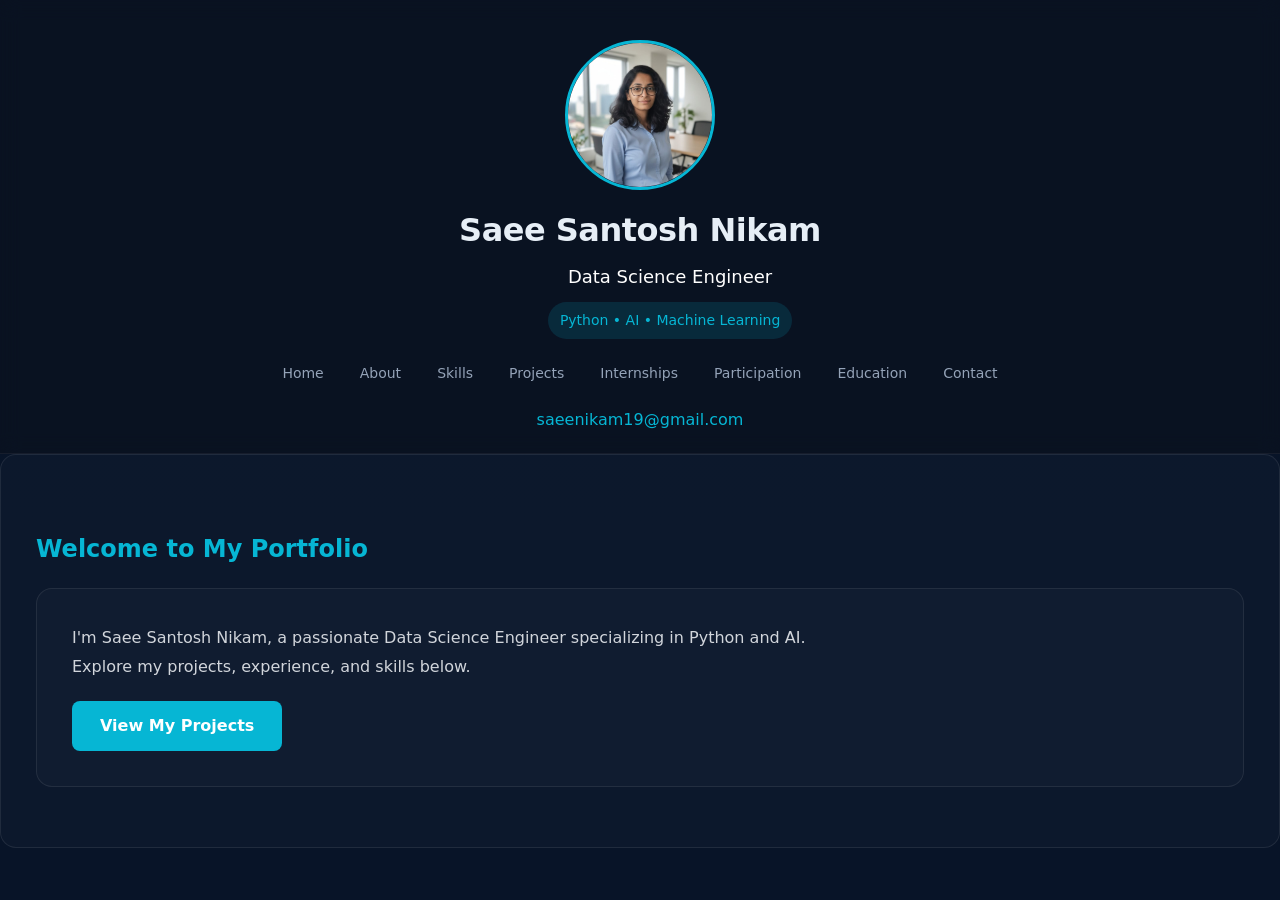
<file: index.html>
<!doctype html>
<html lang="en">
<head>
  <meta charset="utf-8" />
  <meta name="viewport" content="width=device-width,initial-scale=1" />
  <title>Saee Nikam — Portfolio</title>
  <link rel="stylesheet" href="improved.css">
  <link rel="icon" href="/favicon.ico">
</head>
<body>
  <header class="site-header">
      <div class="img-container">
      <img src="Profile.jpg.jpeg" alt="Description">
      </div>
    <div class="container header-inner">
      <div class="brand">
        <h1 class="name">Saee Santosh Nikam</h1>
       <p class="role">
  Data Science Engineer <br>
  <span>Python • AI • Machine Learning</span>
</p>
      </div>

<nav class="main-nav">
<a href="index.html">Home</a>
<a href="about.html">About</a>
<a href="skills.html">Skills</a>
<a href="projects.html">Projects</a>
<a href="experience.html">Internships</a>
<a href="Participation.html">Participation</a>
<a href="education.html">Education</a>
<a href="contact.html">Contact</a>
      </nav>

      <div class="links">
        <a href="mailto:saeenikam19@gmail.com">saeenikam19@gmail.com</a>
      </div>
      

    </div>

  </header>
  
<section id="participation" class="card">
      <h2>Welcome to My Portfolio</h2>
        <article class="project">
      <p>I'm Saee Santosh Nikam, a passionate Data Science Engineer specializing in Python and AI. Explore my projects, experience, and skills below.</p>
      <a href="projects.html" class="cta">View My Projects</a>
  </article>          
    </section>
 
  
  <script src="improved.js"></script>
</body>
</html>
</file>
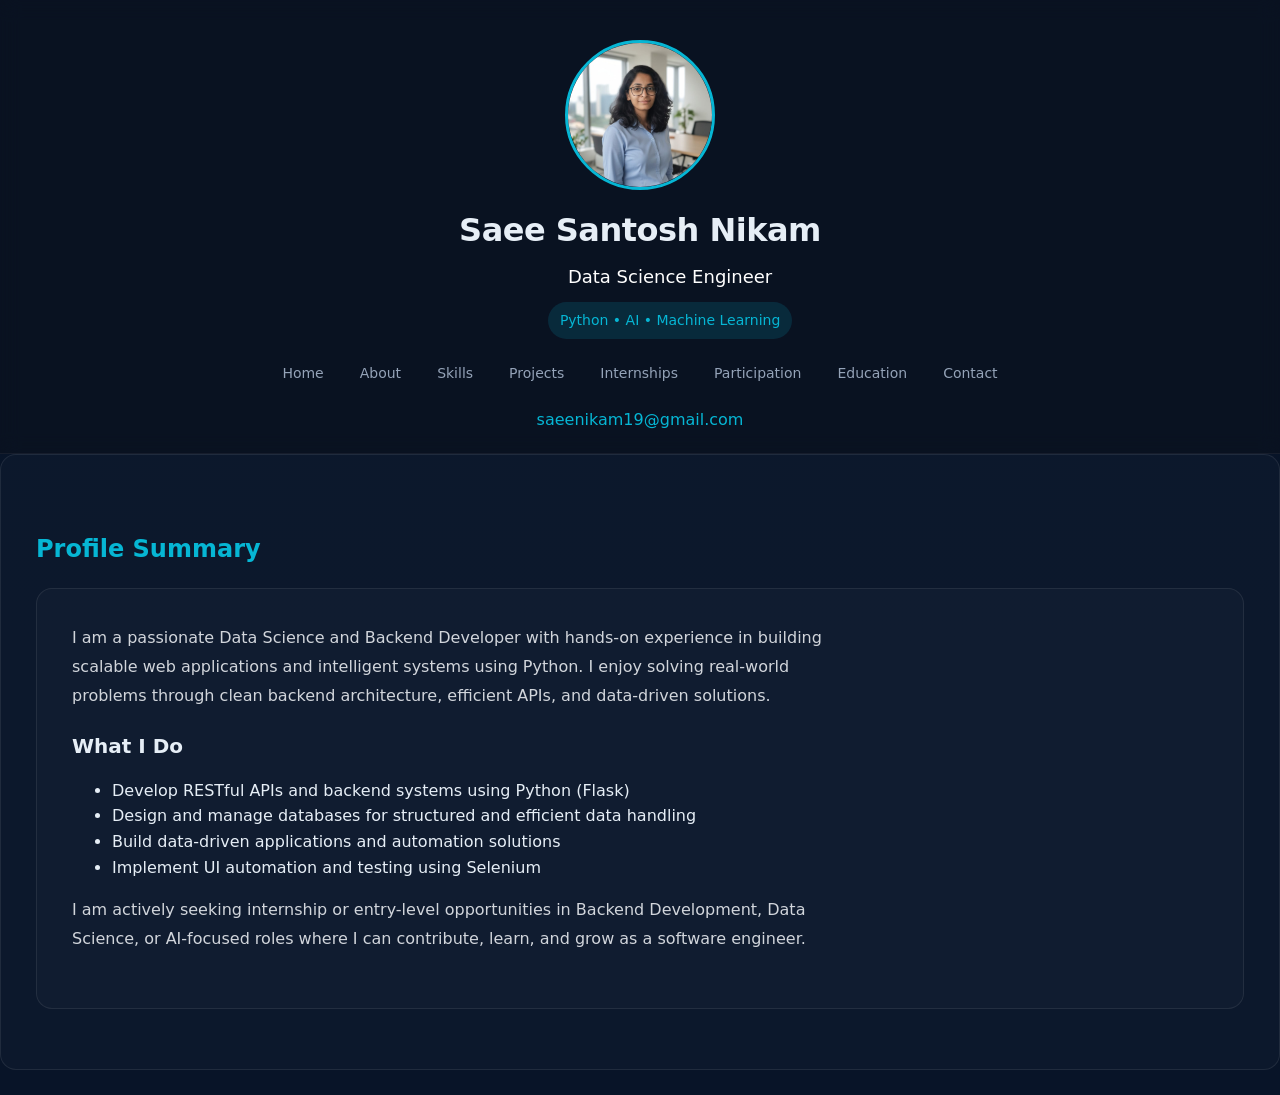
<file: about.html>
<!doctype html>
<html lang="en">
<head>
  <meta charset="utf-8" />
  <meta name="viewport" content="width=device-width,initial-scale=1" />
  <title>About — Saee Nikam</title>
  <link rel="stylesheet" href="improved.css">
</head>
<body>
  <header class="site-header">
    <div class="img-container">
      <img src="Profile.jpg.jpeg" alt="Description">
      </div>
    <div class="container header-inner">
      <div class="brand">
        <h1 class="name">Saee Santosh Nikam</h1>
       <p class="role">
  Data Science Engineer <br>
  <span>Python • AI • Machine Learning</span>
</p>
      </div>
      <nav class="main-nav">
<a href="index.html">Home</a>
<a href="about.html">About</a>
<a href="skills.html">Skills</a>
<a href="projects.html">Projects</a>
<a href="experience.html">Internships</a>
<a href="Participation.html">Participation</a>
<a href="education.html">Education</a>
<a href="contact.html">Contact</a>
      </nav>
      <div class="links"><a href="mailto:saeenikam19@gmail.com">saeenikam19@gmail.com</a></div>
    </div>
  </header>

<section id="participation" class="card">
      <h2>Profile Summary</h2>
<article class="project">
  <p>
    I am a passionate Data Science and Backend Developer with hands-on experience in building scalable web applications and intelligent systems using Python. I enjoy solving real-world problems through clean backend architecture, efficient APIs, and data-driven solutions.
  </p>

  <h3>What I Do</h3>
  <ul>
    <li>Develop RESTful APIs and backend systems using Python (Flask)</li>
    <li>Design and manage databases for structured and efficient data handling</li>
    <li>Build data-driven applications and automation solutions</li>
    <li>Implement UI automation and testing using Selenium</li>
  </ul>

  <p>
    I am actively seeking internship or entry-level opportunities in Backend Development, Data Science, or AI-focused roles where I can contribute, learn, and grow as a software engineer.
  </p>
</article>
  <script src="improved.js"></script>
</body>
</html>
</file>
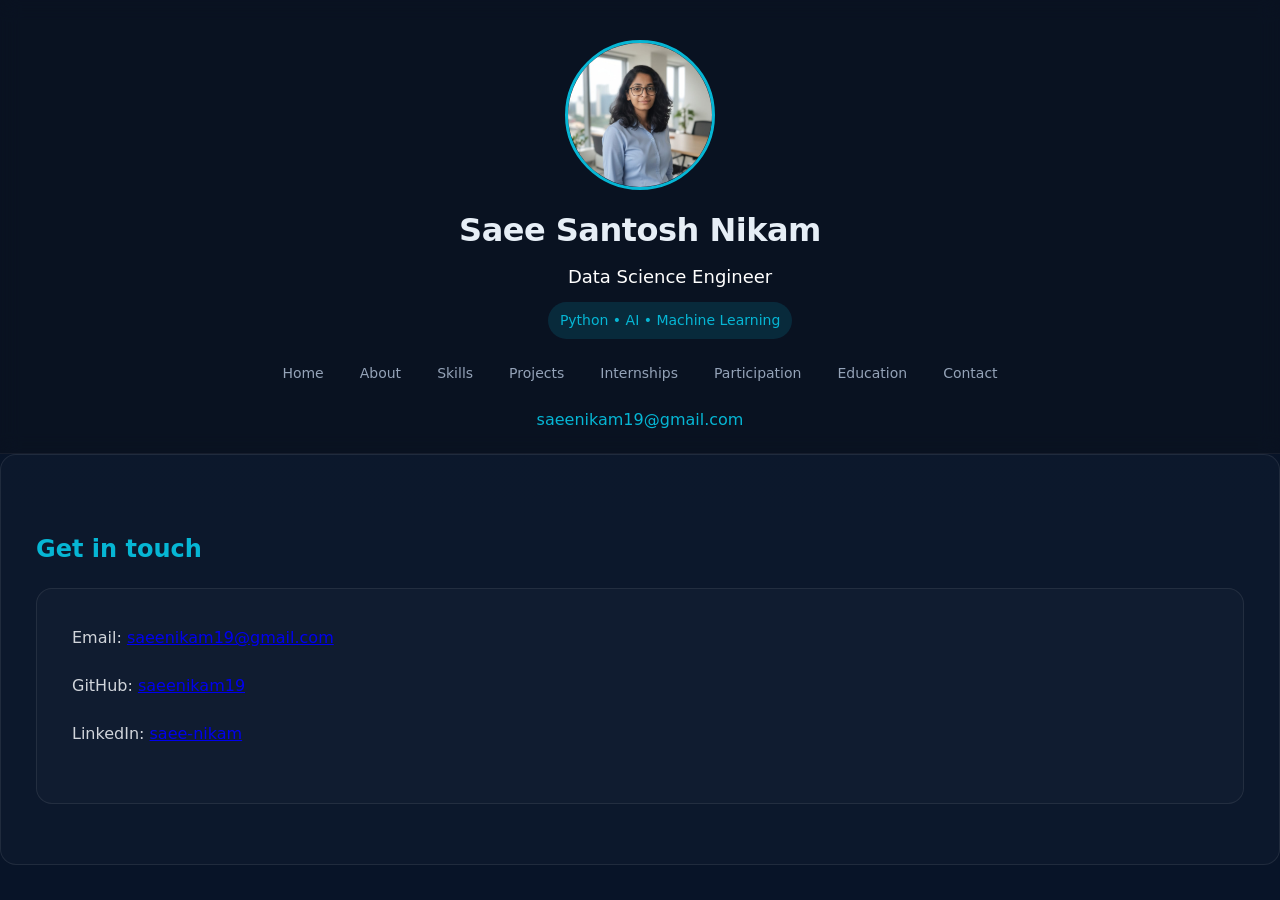
<file: contact.html>
<!doctype html>
<html lang="en">
<head>
  <meta charset="utf-8" />
  <meta name="viewport" content="width=device-width,initial-scale=1" />
  <title>Contact — Saee Nikam</title>
  <link rel="stylesheet" href="improved.css">
</head>
<body>
  <header class="site-header">
        <div class="img-container">
      <img src="Profile.jpg.jpeg" alt="Description">
      </div>
    <div class="container header-inner">
      <div class="brand">
        <h1 class="name">Saee Santosh Nikam</h1>
      <p class="role">
  Data Science Engineer <br>
  <span>Python • AI • Machine Learning</span>
</p>
      </div>
      <nav class="main-nav">
<a href="index.html">Home</a>
<a href="about.html">About</a>
<a href="skills.html">Skills</a>
<a href="projects.html">Projects</a>
<a href="experience.html">Internships</a>
<a href="Participation.html">Participation</a>
<a href="education.html">Education</a>
<a href="contact.html">Contact</a>
      </nav>
      <div class="links"><a href="mailto:saeenikam19@gmail.com">saeenikam19@gmail.com</a></div>
    </div>
  </header>

<section id="participation" class="card">
      <h2>Get in touch</h2>
        <article class="project">
      <p>Email: <a href="mailto:saeenikam19@gmail.com">saeenikam19@gmail.com</a></p>
      <p>GitHub: <a href="https://github.com/saeenikam19" target="_blank" rel="noopener">saeenikam19</a></p>
      <p>LinkedIn: <a href="https://www.linkedin.com/in/saee-nikam-96bb5821b" target="_blank" rel="noopener">saee-nikam</a></p>
      </article>
    </section>
  <script src="improved.js"></script>
</body>
</html>
</file>
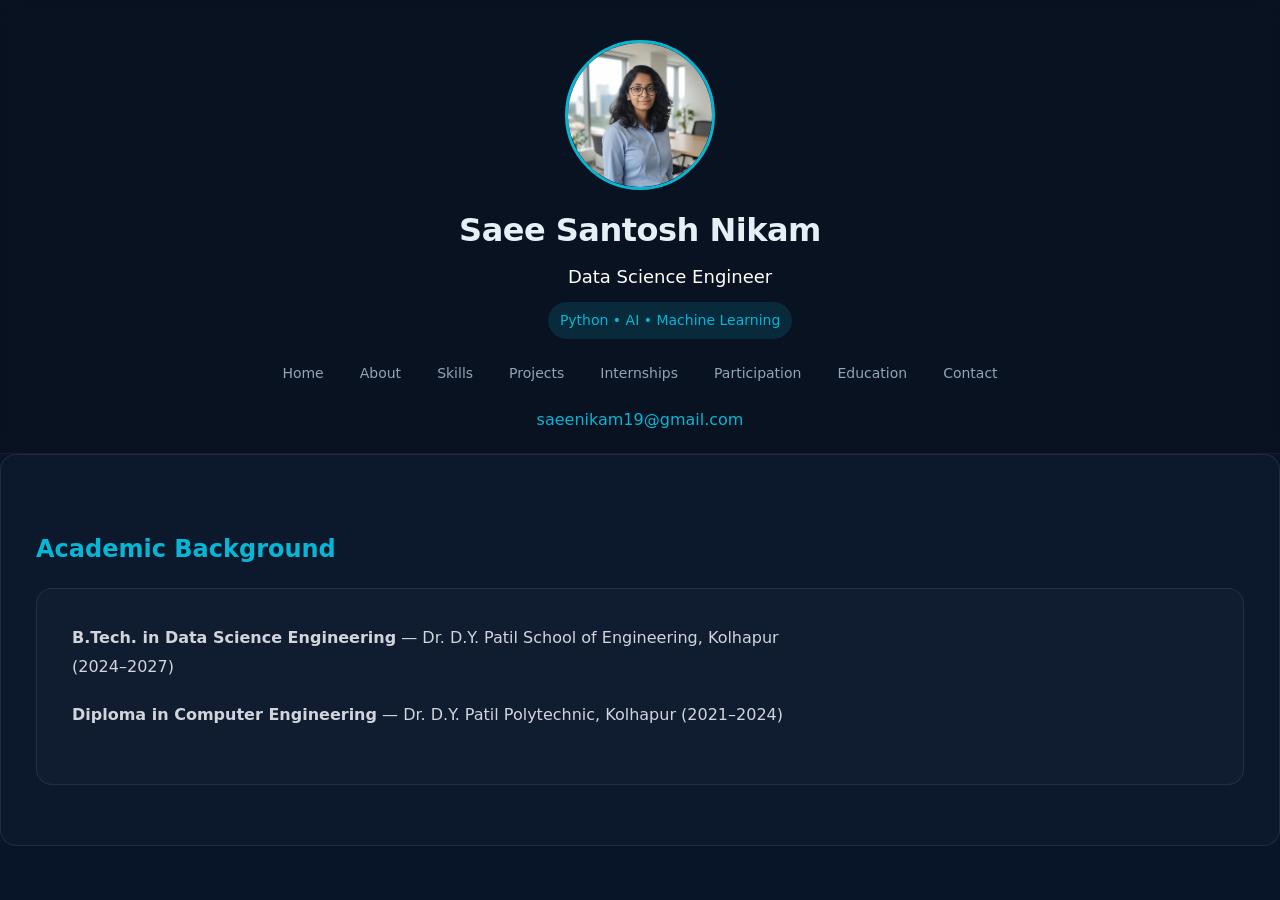
<file: education.html>
<!doctype html>
<html lang="en">
<head>
  <meta charset="utf-8" />
  <meta name="viewport" content="width=device-width,initial-scale=1" />
  <title>Education — Saee Nikam</title>
  <link rel="stylesheet" href="improved.css">
</head>
<body>
  <header class="site-header">
        <div class="img-container">
      <img src="Profile.jpg.jpeg" alt="Description">
      </div>
    <div class="container header-inner">
      <div class="brand">
        <h1 class="name">Saee Santosh Nikam</h1>
        <p class="role">
  Data Science Engineer <br>
  <span>Python • AI • Machine Learning</span>
</p>
      </div>
      <nav class="main-nav">
<a href="index.html">Home</a>
<a href="about.html">About</a>
<a href="skills.html">Skills</a>
<a href="projects.html">Projects</a>
<a href="experience.html">Internships</a>
<a href="Participation.html">Participation</a>
<a href="education.html">Education</a>
<a href="contact.html">Contact</a>
      </nav>
      <div class="links"><a href="mailto:saeenikam19@gmail.com">saeenikam19@gmail.com</a></div>
    </div>
  </header>

<section id="participation" class="card">
      <h2>Academic Background</h2>
        <article class="project">
      <p><strong>B.Tech. in Data Science Engineering</strong> — Dr. D.Y. Patil School of Engineering, Kolhapur (2024–2027)</p>
      <p><strong>Diploma in Computer Engineering</strong> — Dr. D.Y. Patil Polytechnic, Kolhapur (2021–2024)</p>
          </article>
    </section>

  <script src="improved.js"></script>
</body>
</html>
</file>
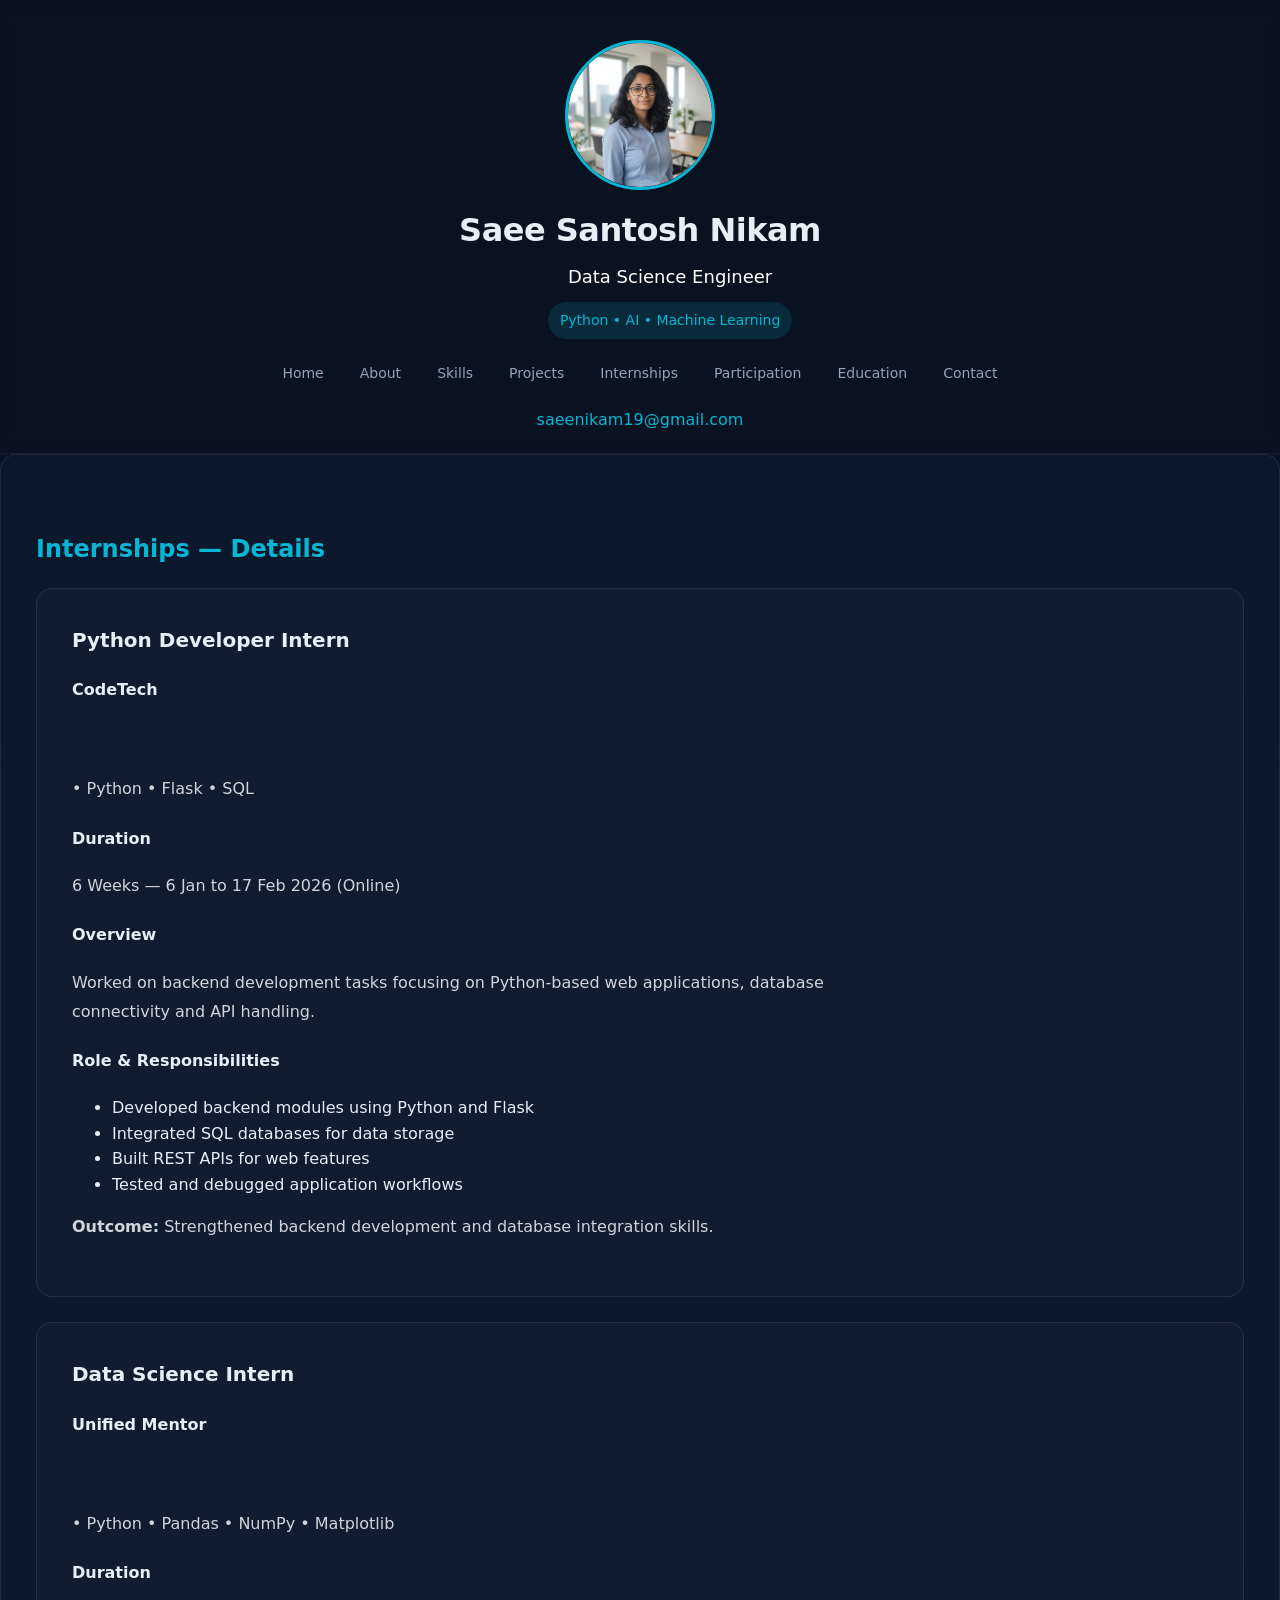
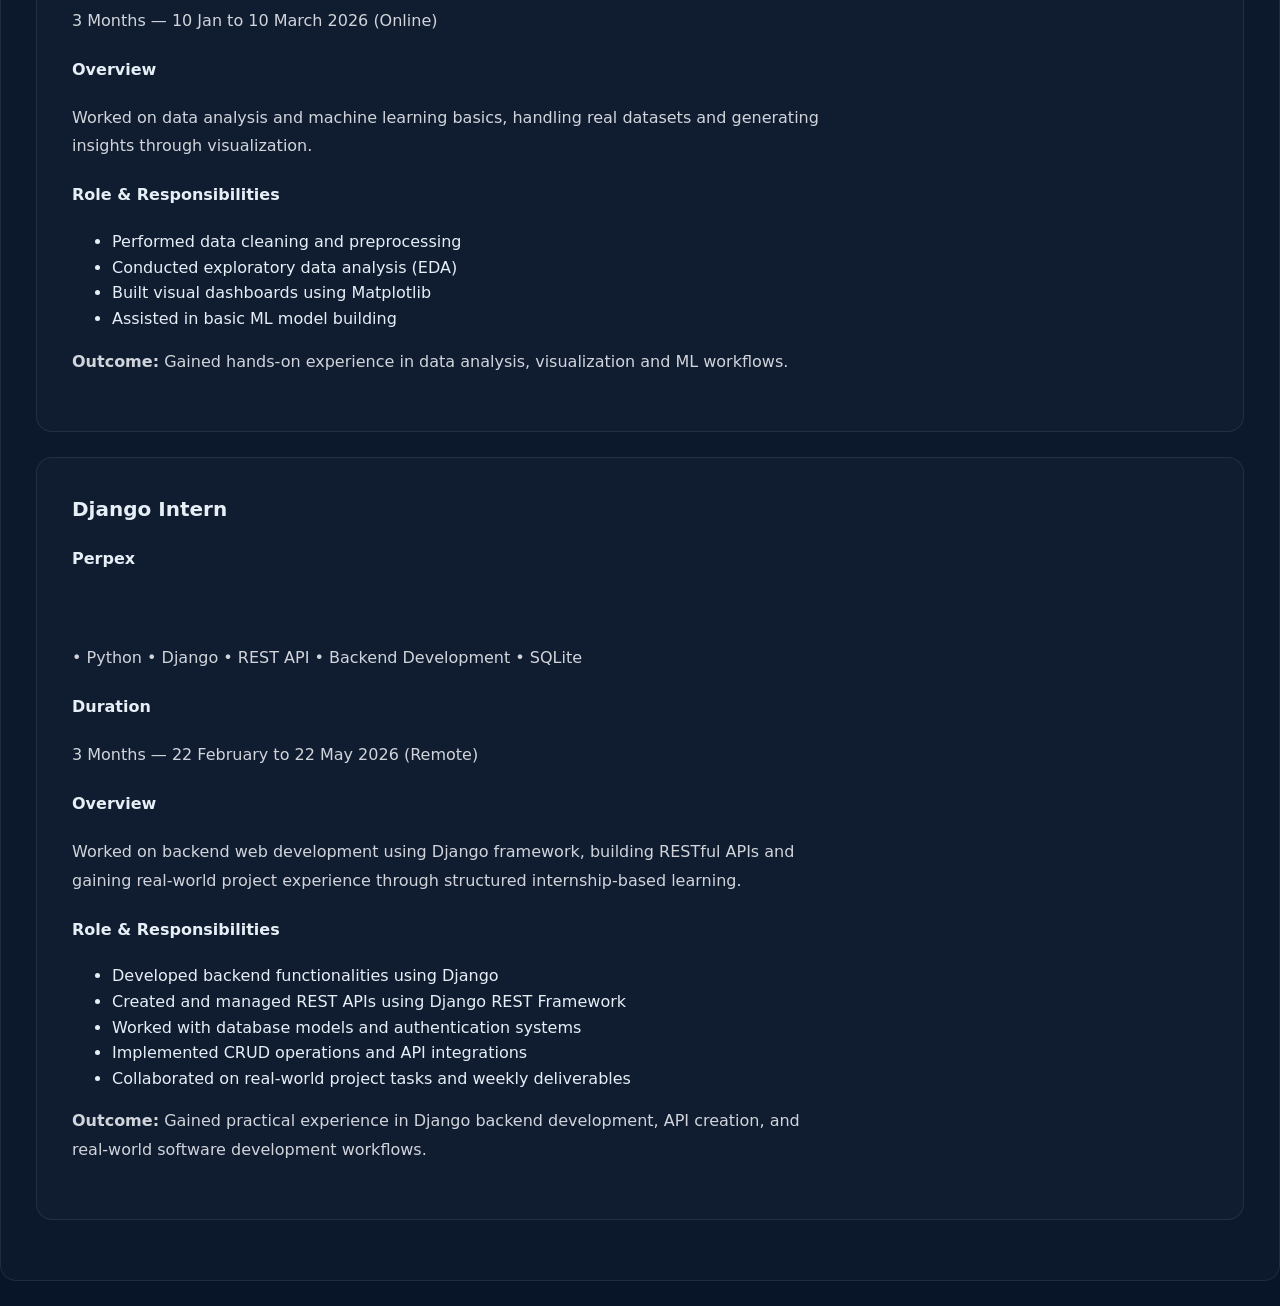
<file: experience.html>
<!doctype html>
<html lang="en">
<head>
    <meta charset="utf-8" />
    <meta name="viewport" content="width=device-width,initial-scale=1" />
    <title>Projects — Saee Nikam</title>
    <link rel="stylesheet" href="improved.css">
    </head>
    <header class="site-header">
    <div class="img-container">
      <img src="Profile.jpg.jpeg" alt="Description">
      </div>
    <div class="container header-inner">
      <div class="brand">
        <h1 class="name">Saee Santosh Nikam</h1>
       <p class="role">
  Data Science Engineer <br>
  <span>Python • AI • Machine Learning</span>
</p>
      </div>
      <nav class="main-nav">
<a href="index.html">Home</a>
<a href="about.html">About</a>
<a href="skills.html">Skills</a>
<a href="projects.html">Projects</a>
<a href="experience.html">Internships</a>
<a href="Participation.html">Participation</a>
<a href="education.html">Education</a>
<a href="contact.html">Contact</a>

      </nav>
      <div class="links"><a href="mailto:saeenikam19@gmail.com">saeenikam19@gmail.com</a></div>
    </div>
  </header>
<section id="participation" class="card">
  <h2>Internships — Details</h2>
  <article class="project">
  <h3>Python Developer Intern</h3>
    <h4>CodeTech</h4><br><br>
    <p class="tech">• Python • Flask • SQL</p>

    <h4>Duration</h4>
    <p>6 Weeks — 6 Jan to 17 Feb 2026 (Online)</p>

    <h4>Overview</h4>
    <p>Worked on backend development tasks focusing on Python-based web applications, database connectivity and API handling.</p>

    <h4>Role & Responsibilities</h4>
    <ul>
      <li>Developed backend modules using Python and Flask</li>
      <li>Integrated SQL databases for data storage</li>
      <li>Built REST APIs for web features</li>
      <li>Tested and debugged application workflows</li>
    </ul>

    <p class="meta"><strong>Outcome:</strong> Strengthened backend development and database integration skills.</p>
  </article>


  <article class="project" >
    <h3>Data Science Intern</h3>
    <h4>Unified Mentor</h4><br><br>
    <p class="tech"> • Python • Pandas • NumPy • Matplotlib</p>

    <h4>Duration</h4>
    <p>3 Months — 10 Jan to 10 March 2026 (Online)</p>

    <h4>Overview</h4>
    <p>Worked on data analysis and machine learning basics, handling real datasets and generating insights through visualization.</p>

    <h4>Role & Responsibilities</h4>
    <ul>
      <li>Performed data cleaning and preprocessing</li>
      <li>Conducted exploratory data analysis (EDA)</li>
      <li>Built visual dashboards using Matplotlib</li>
      <li>Assisted in basic ML model building</li>
    </ul>

    <p class="meta"><strong>Outcome:</strong> Gained hands-on experience in data analysis, visualization and ML workflows.</p>
  </article>
<article class="project">
  <h3>Django Intern</h3>
  <h4>Perpex</h4><br><br>

  <p class="tech"> • Python • Django • REST API • Backend Development • SQLite</p>

  <h4>Duration</h4>
  <p>3 Months — 22 February to 22 May 2026 (Remote)</p>

  <h4>Overview</h4>
  <p>
    Worked on backend web development using Django framework, building 
    RESTful APIs and gaining real-world project experience through structured 
    internship-based learning.
  </p>

  <h4>Role & Responsibilities</h4>
  <ul>
    <li>Developed backend functionalities using Django</li>
    <li>Created and managed REST APIs using Django REST Framework</li>
    <li>Worked with database models and authentication systems</li>
    <li>Implemented CRUD operations and API integrations</li>
    <li>Collaborated on real-world project tasks and weekly deliverables</li>
  </ul>

  <p class="meta">
    <strong>Outcome:</strong> Gained practical experience in Django backend 
    development, API creation, and real-world software development workflows.
  </p>
</article>
</section>
  </main>

</html>
</file>
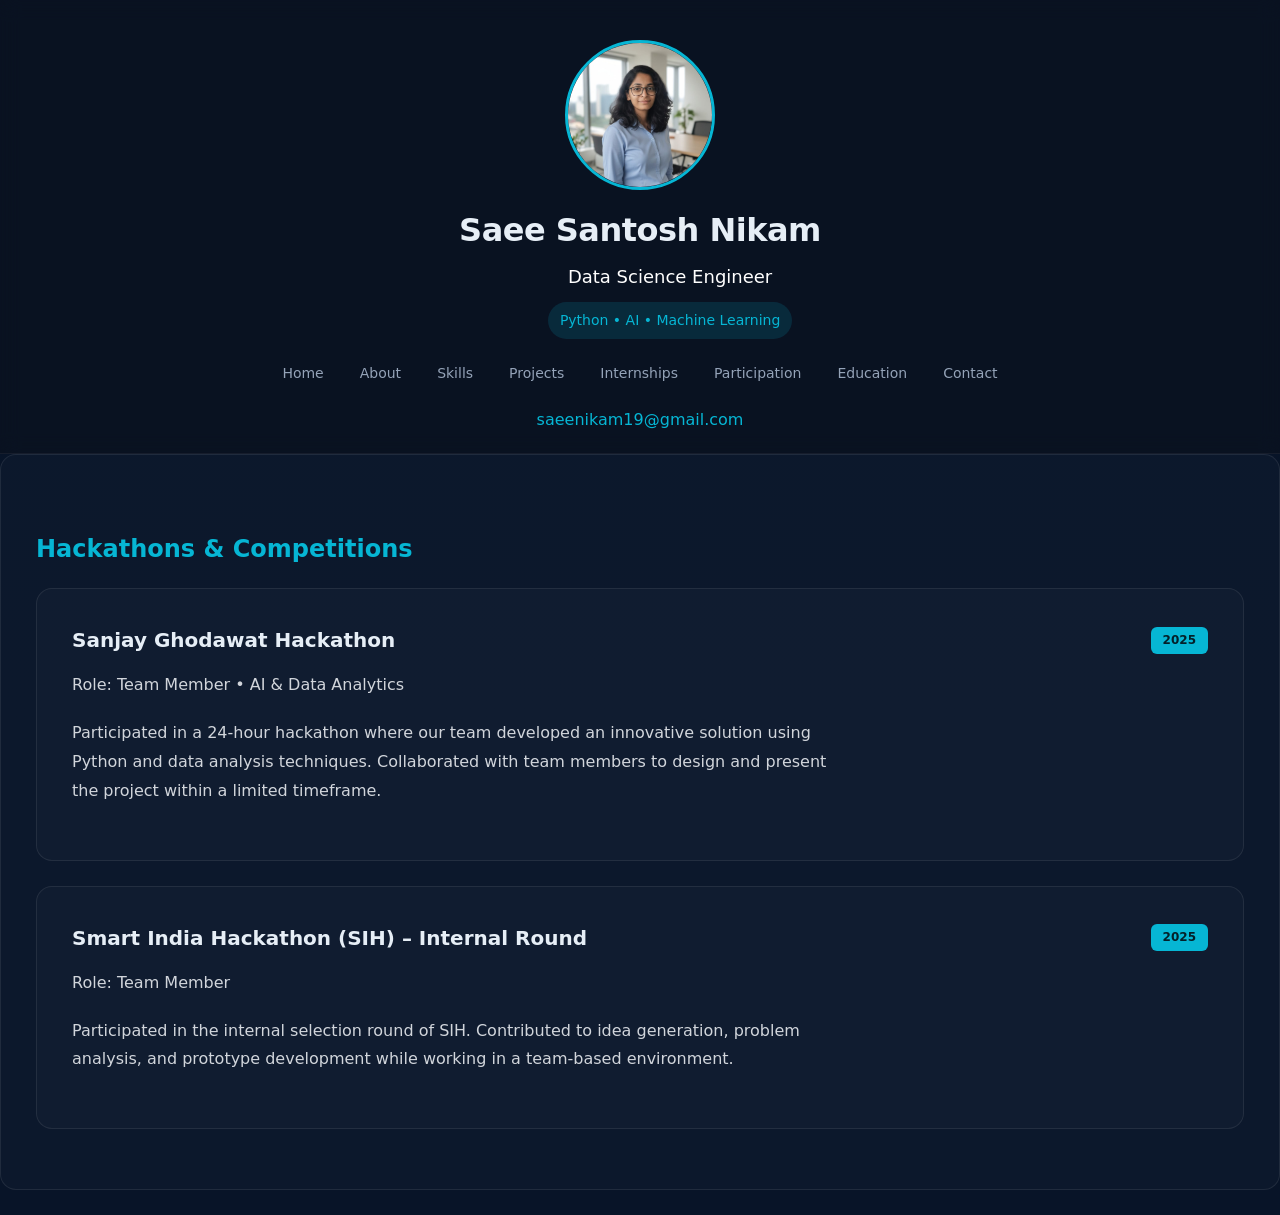
<file: Participation.html>
<!doctype html>
<html lang="en">
<head>
  <meta charset="utf-8" />
  <meta name="viewport" content="width=device-width,initial-scale=1" />
  <title>Contact — Saee Nikam</title>
  <link rel="stylesheet" href="improved.css">
</head>
<body>
  <header class="site-header">
        <div class="img-container">
      <img src="Profile.jpg.jpeg" alt="Description">
      </div>
    <div class="container header-inner">
      <div class="brand">
        <h1 class="name">Saee Santosh Nikam</h1>
      <p class="role">
  Data Science Engineer <br>
  <span>Python • AI • Machine Learning</span>
</p>
      </div>
      <nav class="main-nav">
<a href="index.html">Home</a>
<a href="about.html">About</a>
<a href="skills.html">Skills</a>
<a href="projects.html">Projects</a>
<a href="experience.html">Internships</a>
<a href="Participation.html">Participation</a>
<a href="education.html">Education</a>
<a href="contact.html">Contact</a>
      </nav>
      <div class="links"><a href="mailto:saeenikam19@gmail.com">saeenikam19@gmail.com</a></div>
    </div>
  </header>

 <section id="participation" class="card">
  <h2>Hackathons & Competitions</h2>

  <article class="project">

      <div class="participation-header">
        <h3>Sanjay Ghodawat Hackathon</h3>
        <span class="year">2025</span>
      </div>
      <p class="meta">Role: Team Member • AI & Data Analytics</p>
      <p>
        Participated in a 24-hour hackathon where our team developed an innovative
        solution using Python and data analysis techniques. Collaborated with team
        members to design and present the project within a limited timeframe.
      </p>

  </article>

  <article class="project">

      <div class="participation-header">
        <h3>Smart India Hackathon (SIH) – Internal Round</h3>
        <span class="year">2025</span>
      </div>
      <p class="meta">Role: Team Member</p>
      <p>
        Participated in the internal selection round of SIH. Contributed to idea
        generation, problem analysis, and prototype development while working in a team-based environment.
      </p>
  
  </article>

</section>
</body>
</html>
</file>
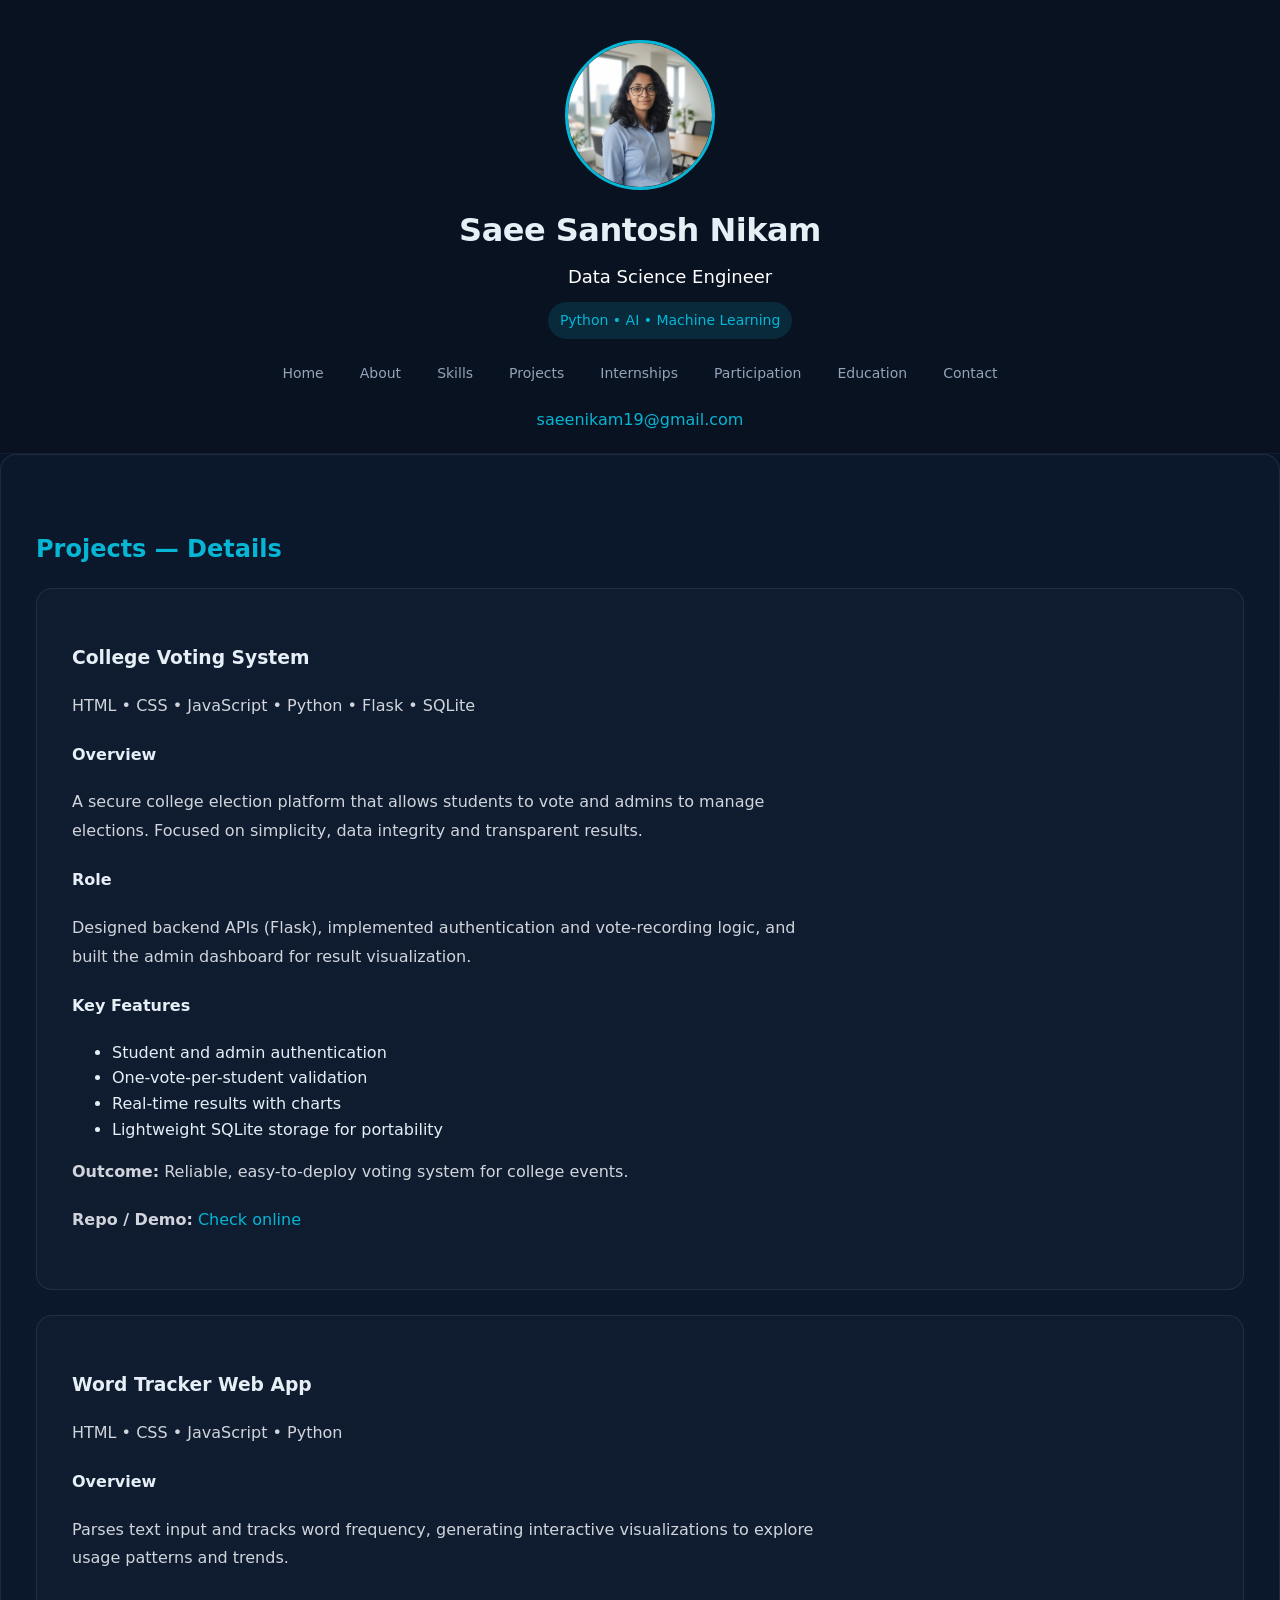
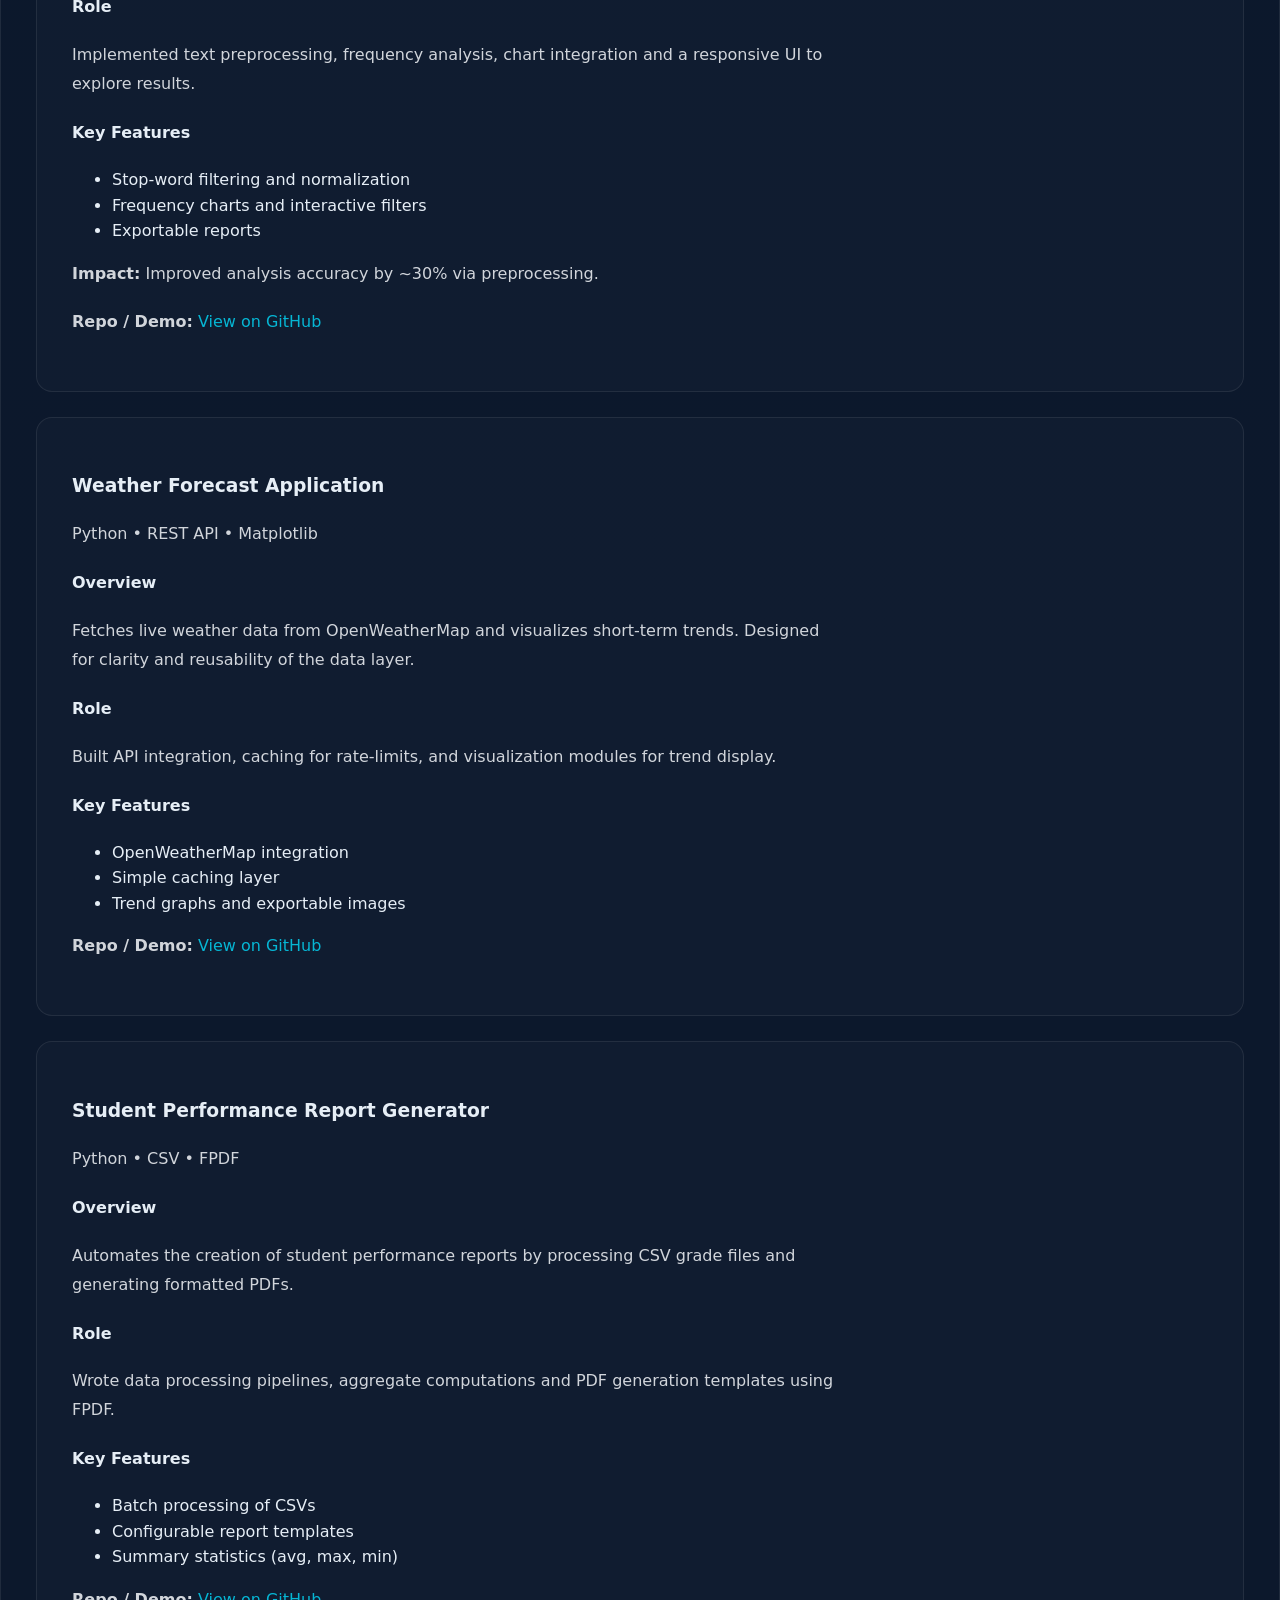
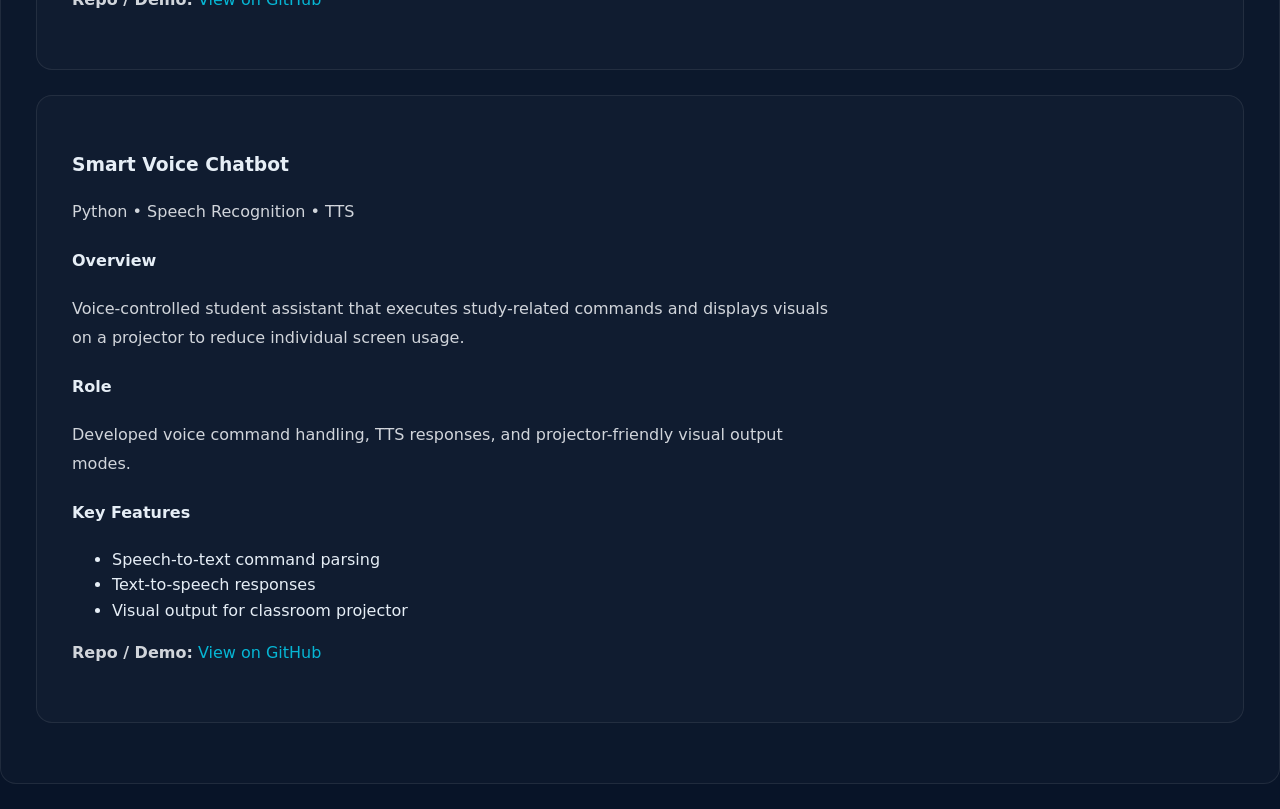
<file: projects.html>
<!doctype html>
<html lang="en">
<head>
    <meta charset="utf-8" />
    <meta name="viewport" content="width=device-width,initial-scale=1" />
    <title>Projects — Saee Nikam</title>
    <link rel="stylesheet" href="improved.css">
    </head>
      <header class="site-header">
            <div class="img-container">
      <img src="Profile.jpg.jpeg" alt="Description">
      </div>
    <div class="container header-inner">
      <div class="brand">
        <h1 class="name">Saee Santosh Nikam</h1>
      <p class="role">
  Data Science Engineer <br>
  <span>Python • AI • Machine Learning</span>
</p>
      </div>
      <nav class="main-nav">
<a href="index.html">Home</a>
<a href="about.html">About</a>
<a href="skills.html">Skills</a>
<a href="projects.html">Projects</a>
<a href="experience.html">Internships</a>
<a href="Participation.html">Participation</a>
<a href="education.html">Education</a>
<a href="contact.html">Contact</a>

      </nav>
      <div class="links"><a href="mailto:saeenikam19@gmail.com">saeenikam19@gmail.com</a></div>
    </div>
  </header>
<section id="participation" class="card">
      <h2>Projects — Details</h2>

      <article class="project">
        <h1>College Voting System</h1>
        <p class="tech">HTML • CSS • JavaScript • Python • Flask • SQLite</p>
        <h4>Overview</h4>
        <p>A secure college election platform that allows students to vote and admins to manage elections. Focused on simplicity, data integrity and transparent results.</p>
        <h4>Role</h4>
        <p>Designed backend APIs (Flask), implemented authentication and vote-recording logic, and built the admin dashboard for result visualization.</p>
        <h4>Key Features</h4>
        <ul>
          <li>Student and admin authentication</li>
          <li>One-vote-per-student validation</li>
          <li>Real-time results with charts</li>
          <li>Lightweight SQLite storage for portability</li>
        </ul>
        <p class="meta"><strong>Outcome:</strong> Reliable, easy-to-deploy voting system for college events.</p>
        <p class="meta"><strong>Repo / Demo:</strong> <a href="https://college-voting-system-0vha.onrender.com/">Check online</a></p>
      </article>

      <article class="project" >
        <h1>Word Tracker Web App</h1>
        <p class="tech">HTML • CSS • JavaScript • Python</p>
        <h4>Overview</h4>
        <p>Parses text input and tracks word frequency, generating interactive visualizations to explore usage patterns and trends.</p>
        <h4>Role</h4>
        <p>Implemented text preprocessing, frequency analysis, chart integration and a responsive UI to explore results.</p>
        <h4>Key Features</h4>
        <ul>
          <li>Stop-word filtering and normalization</li>
          <li>Frequency charts and interactive filters</li>
          <li>Exportable reports</li>
        </ul>
        <p class="meta"><strong>Impact:</strong> Improved analysis accuracy by ~30% via preprocessing.</p>
        <p class="meta"><strong>Repo / Demo:</strong> <a href="https://github.com/saeenikam19/word_tracker">View on GitHub</a></p>
      </article>

      <article class="project" >
        <h1>Weather Forecast Application</h1>
        <p class="tech">Python • REST API • Matplotlib</p>
        <h4>Overview</h4>
        <p>Fetches live weather data from OpenWeatherMap and visualizes short-term trends. Designed for clarity and reusability of the data layer.</p>
        <h4>Role</h4>
        <p>Built API integration, caching for rate-limits, and visualization modules for trend display.</p>
        <h4>Key Features</h4>
        <ul>
          <li>OpenWeatherMap integration</li>
          <li>Simple caching layer</li>
          <li>Trend graphs and exportable images</li>
        </ul>
        <p class="meta"><strong>Repo / Demo:</strong> <a href="https://github.com/saeenikam19/API-INTEGRATION-AND-DATA-VISUALIZATION">View on GitHub</a></p>
      </article>

      <article class="project" >
        <h1>Student Performance Report Generator</h1>
        <p class="tech">Python • CSV • FPDF</p>
        <h4>Overview</h4>
        <p>Automates the creation of student performance reports by processing CSV grade files and generating formatted PDFs.</p>
        <h4>Role</h4>
        <p>Wrote data processing pipelines, aggregate computations and PDF generation templates using FPDF.</p>
        <h4>Key Features</h4>
        <ul>
          <li>Batch processing of CSVs</li>
          <li>Configurable report templates</li>
          <li>Summary statistics (avg, max, min)</li>
        </ul>
        <p class="meta"><strong>Repo / Demo:</strong> <a href="https://github.com/saeenikam19/AUTOMATED-REPORT-GENERATION">View on GitHub</a></p>
      </article>

      <article class="project">
        <h1>Smart Voice Chatbot</h1>
        <p class="tech">Python • Speech Recognition • TTS</p>
        <h4>Overview</h4>
        <p>Voice-controlled student assistant that executes study-related commands and displays visuals on a projector to reduce individual screen usage.</p>
        <h4>Role</h4>
        <p>Developed voice command handling, TTS responses, and projector-friendly visual output modes.</p>
        <h4>Key Features</h4>
        <ul>
          <li>Speech-to-text command parsing</li>
          <li>Text-to-speech responses</li>
          <li>Visual output for classroom projector</li>
        </ul>
        <p class="meta"><strong>Repo / Demo:</strong> <a href="https://github.com/saeenikam19/Doraemon-Like_Smart_Chatbot">View on GitHub</a></p>
      </article>

    </section>

</html>
</file>
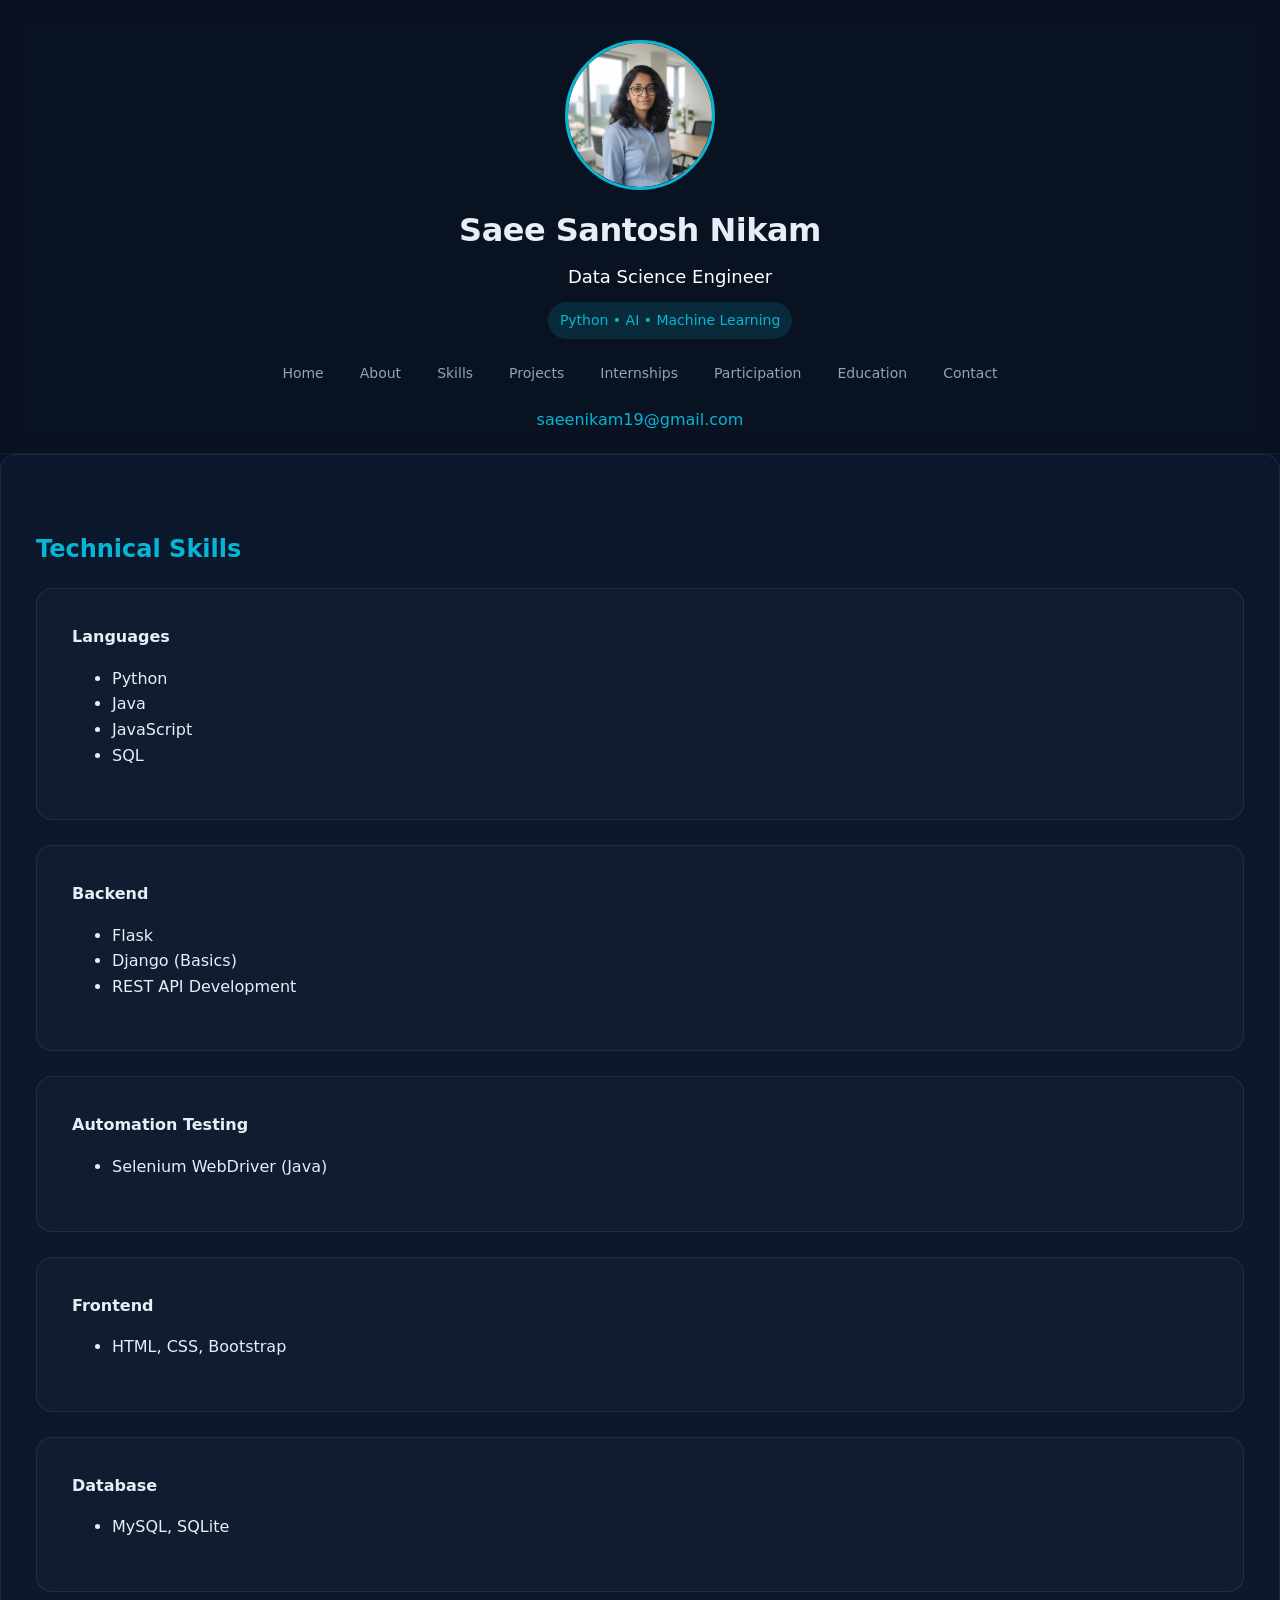
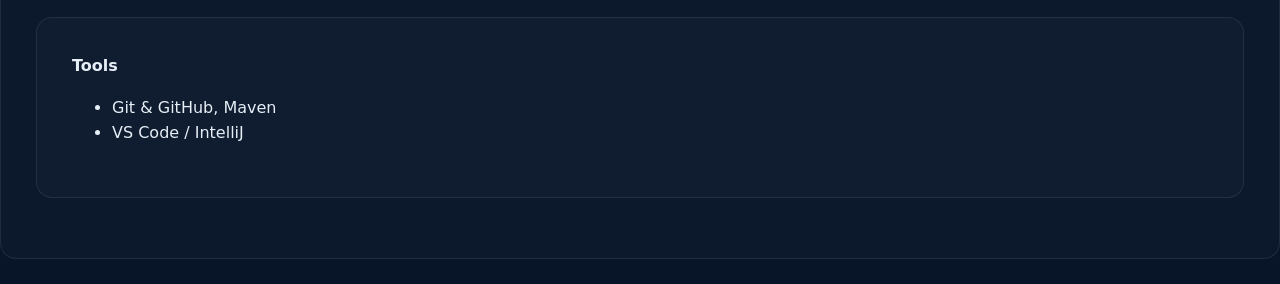
<file: skills.html>
<!doctype html>
<html lang="en">
<head>
  <meta charset="utf-8" />
  <meta name="viewport" content="width=device-width,initial-scale=1" />
  <title>Skills — Saee Nikam</title>
  <link rel="stylesheet" href="improved.css">
</head>
<body>
  <header class="site-header">
        <div class="img-container">
      <img src="Profile.jpg.jpeg" alt="Description">
      </div>
    <div class="container header-inner">
      <div class="brand">
        <h1 class="name">Saee Santosh Nikam</h1>
      <p class="role">
  Data Science Engineer <br>
  <span>Python • AI • Machine Learning</span>
</p>
      </div>
      <nav class="main-nav">
<a href="index.html">Home</a>
<a href="about.html">About</a>
<a href="skills.html">Skills</a>
<a href="projects.html">Projects</a>
<a href="experience.html">Internships</a>
<a href="Participation.html">Participation</a>
<a href="education.html">Education</a>
<a href="contact.html">Contact</a>
      </nav>
      <div class="links"><a href="mailto:saeenikam19@gmail.com">saeenikam19@gmail.com</a></div>
    </div>
  </header>

<section id="participation" class="card">
      <h2>Technical Skills</h2>
        <article class="project">
      <div class="skill-block">
        <strong>Languages</strong>
        <ul class="skill-list"><li>Python</li><li>Java</li><li>JavaScript</li><li>SQL</li></ul>
      </div>
        </article>
        <article class="project">
      <div class="skill-block">
        <strong>Backend</strong>
        <ul class="skill-list"><li>Flask</li><li>Django (Basics)</li><li>REST API Development</li></ul>
      </div>
      </article>
      <article class="project">
      <div class="skill-block">
        <strong>Automation Testing</strong>
        <ul class="skill-list"><li>Selenium WebDriver (Java)</li></ul>
      </div>
      </article>
      <article class="project">
      <div class="skill-block">
        <strong>Frontend</strong>
        <ul class="skill-list"><li>HTML, CSS, Bootstrap</li></ul>
      </div>
      </article>
      <article class="project">
      <div class="skill-block">
        <strong>Database</strong>
        <ul class="skill-list"><li>MySQL, SQLite</li></ul>
      </div>
      </article>
      <article class="project">
      <div class="skill-block">
        <strong>Tools</strong>
        <ul class="skill-list"><li>Git & GitHub, Maven</li><li>VS Code / IntelliJ</li></ul>
      </div>
      </article>
    </section>

  <script src="improved.js"></script>
</body>
</html>
</file>
<file: improved.css>
:root {
  --bg: #0f1724;
  --card-bg: rgba(255, 255, 255, 0.02);
  --card-border: rgba(255, 255, 255, 0.08);
  --accent: #06b6d4;
  --muted: #94a3b8;
  --text: #e6eef6;
  --text-soft: #d1d5db;
}

* {
  box-sizing: border-box;
}

body {
  margin: 0;
  font-family: 'Inter', system-ui, -apple-system, sans-serif;
  background: linear-gradient(180deg, #071428 0%, #081428 60%);
  color: var(--text);
  line-height: 1.6;
  min-height: 100vh;
  -webkit-font-smoothing: antialiased;
}

.container {
  max-width: 900px;
  margin: 0 auto;
  padding: 0 20px;
}

.site-header {
  background: rgba(11, 18, 32, 0.8);
  padding: 40px 0 20px 0;
  text-align: center;
  border-bottom: 1px solid rgba(255, 255, 255, 0.05);
  backdrop-filter: blur(10px);
}

.img-container {
  margin-bottom: 15px;
}

img {
  width: 150px;
  height: 150px;
  object-fit: cover;
  border-radius: 50%;
  border: 3px solid var(--accent);
  display: block;
  margin: 0 auto;
}

.name {
  font-size: 32px;
  margin: 10px 0 5px;
  font-weight: 700;
  letter-spacing: -0.5px;
}

.role {
  font-size: 18px;
  font-weight: 400px;
  margin-bottom: 15px;
  color: #ffffff;
  margin-left: 7%;
}

.role span {
  display: inline-block;
  margin-top: 8px;
  padding: 6px 12px;
  border-radius: 20px;
  background: rgba(6, 182, 212, 0.15);
  color: #06b6d4;
  font-size: 14px;
  font-weight: 500;
}

.main-nav {
  display: flex;
  justify-content: center;
  flex-wrap: wrap;
  gap: 8px;
  margin-bottom: 15px;
}

.main-nav a {
  color: var(--muted);
  text-decoration: none;
  padding: 8px 14px;
  border-radius: 8px;
  font-size: 14px;
  transition: 0.3s;
}

.main-nav a:hover, .main-nav a.active {
  color: var(--text);
  background: rgba(255, 255, 255, 0.05);
}
.meta a {
  color: var(--accent);
  font-weight: 500;
  text-decoration: none;
  border-bottom: 1px solid transparent;
  transition: all 0.3s ease;
}

.meta a:hover {
  border-bottom: 1px solid var(--accent);
  opacity: 0.8;
}
.main-nav a.active {
  background: var(--accent);
  color: #042029;
  font-weight: 600;
}

.card, .project, .participation-item, .experience-item {
  background: var(--card-bg);
  border: 1px solid var(--card-border);
  border-radius: 16px;
  padding: 35px;
  margin-bottom: 25px;
  transition: transform 0.2s ease, border-color 0.2s ease;
}

.card:hover, .project:hover, .participation-item:hover {
  border-color: rgba(6, 182, 212, 0.4);
  background: rgba(255, 255, 255, 0.03);
}
.links a {
  color: var(--accent);
  text-decoration: none;
  font-weight: 500;
  border-bottom: 1px solid transparent;
  transition: all 0.3s ease;
}
.card-header, .participation-header, .project-header {
  display: flex;
  justify-content: space-between;
  align-items: center;
  margin-bottom: 15px;
}
#participation .cta {
  display: inline-block;
  padding: 12px 28px;
  background: #06b6d4;
  color: white;
  text-decoration: none;
  font-weight: 600;
  border-radius: 8px;
  transition: background 0.3s ease, transform 0.2s ease;
}


#participation .cta:hover {
  background: #afbabd;
  transform: scale(1.05);
}
h2 { font-size: 24px; margin: 40px 0 20px; color: var(--accent); }
h3 { margin: 0; font-size: 20px; }


p {
  line-height: 1.8;             
  color: var(--text-soft);     
  font-size: 16px;              
  max-width: 75ch;              
  margin: 0 0 1.2rem 0;
}


.year, .tag {
  background: var(--accent);
  color: #042029;
  padding: 4px 12px;
  border-radius: 6px;
  font-size: 12px;
  font-weight: 700;
  white-space: nowrap;
}


@media (max-width: 768px) {
  .container { padding: 0 15px; }
  
  .card, .project, .participation-item {
    padding: 20px;
  }

  .card-header, .participation-header {
    flex-direction: column;
    align-items: flex-start;
    gap: 10px;
  }

  img {
    width: 120px;
    height: 120px;
  }

  .name { font-size: 24px; }
}
</file>
